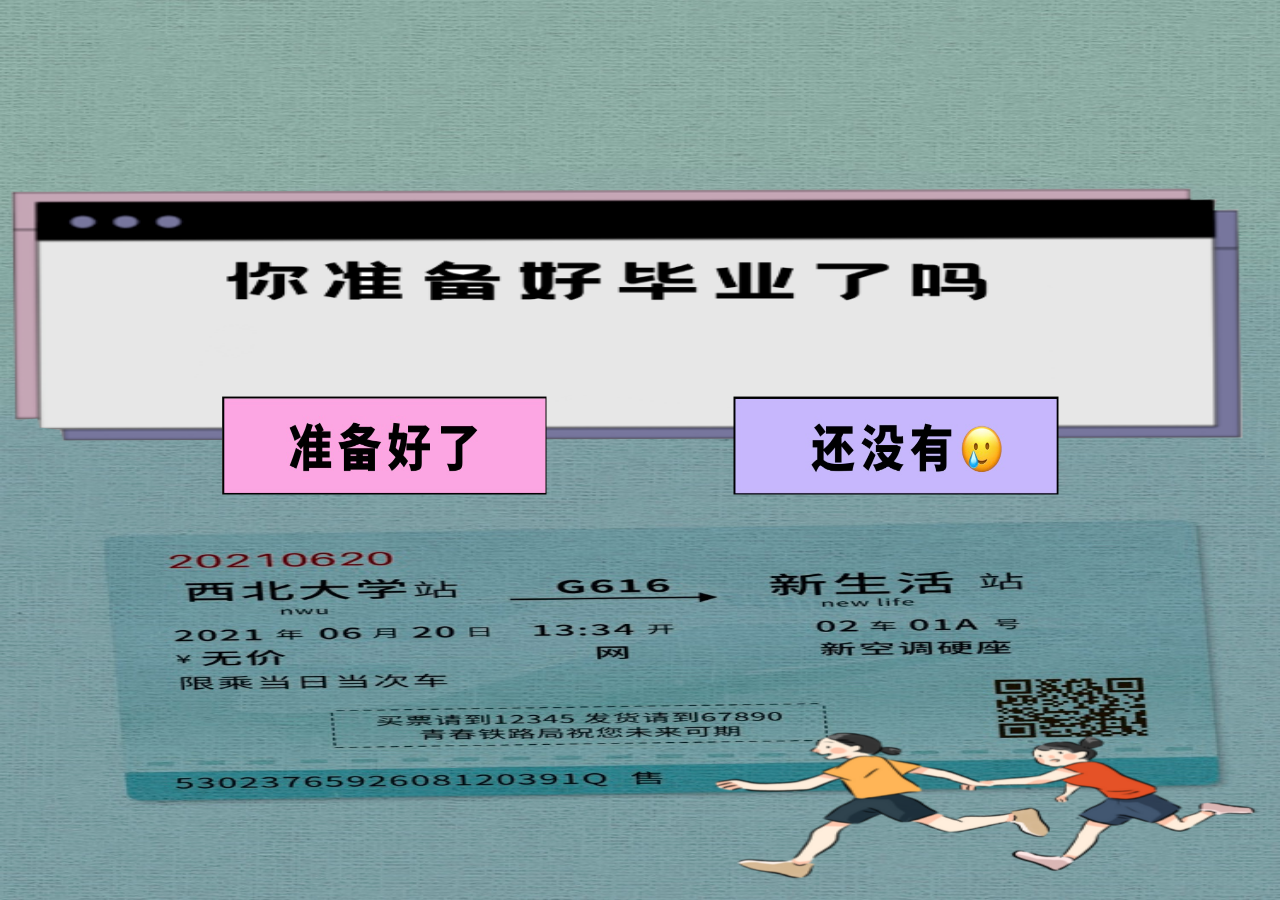
<file: src/main/resources/static/index.html>
<!DOCTYPE html>
<html lang="en">

<head>
  <meta charset="UTF-8">
  <title>长书寄华年 短歌会明朝</title>
  <!-- 标签图标 -->
  <link rel="icon" href="./图片素材/favicon.webp">
  <!-- 清除浏览器默认模式 -->
  <link rel="stylesheet" href="./css/reset.css">
  <!-- 完美适配 -->
  <link rel="stylesheet" href="./css/vw.css">
  <!-- 样式 -->
  <link rel="stylesheet" href="./css/style_index.css">
</head>

<body>
  <div class="outer">
    <img class="ready" src="./interaction/images/ready.png" alt="">
    <!-- 选择框 -->
    <div class="button_box">
      <!-- 是 -->
      <!-- window.location.replace() -->
      <div class="yes">
        <img src="./interaction/images/yes.png" alt="">
      </div>
      <!-- 否 -->
      <div class="no">
        <img src="./interaction/images/no.png" alt="">
      </div>
    </div>
  </div>
  <!-- 引入jQuery -->
  <script src="./js/jQuery.js"></script>
  <!-- 引入微信文件 -->
  <script type="text/javascript" src="https://res2.wx.qq.com/open/js/jweixin-1.6.0.js"></script>
  <!-- 引入axios -->
  <script src="./js/axios.js"></script>
  <!-- 引入分享 -->
  <script src="./js/share.js" type="module"></script>

  <script>
      $('.yes').on('click', function (event) {
        window.location.replace("./interaction/second_t.html");
      });
      $('.no').on('click', function (event) {
        window.location.replace('./interaction/second_f.html');
      });
      // history.pushState(null, null, document.URL); //禁止网页返回上一页
  </script>
</body>

</html>
</file>
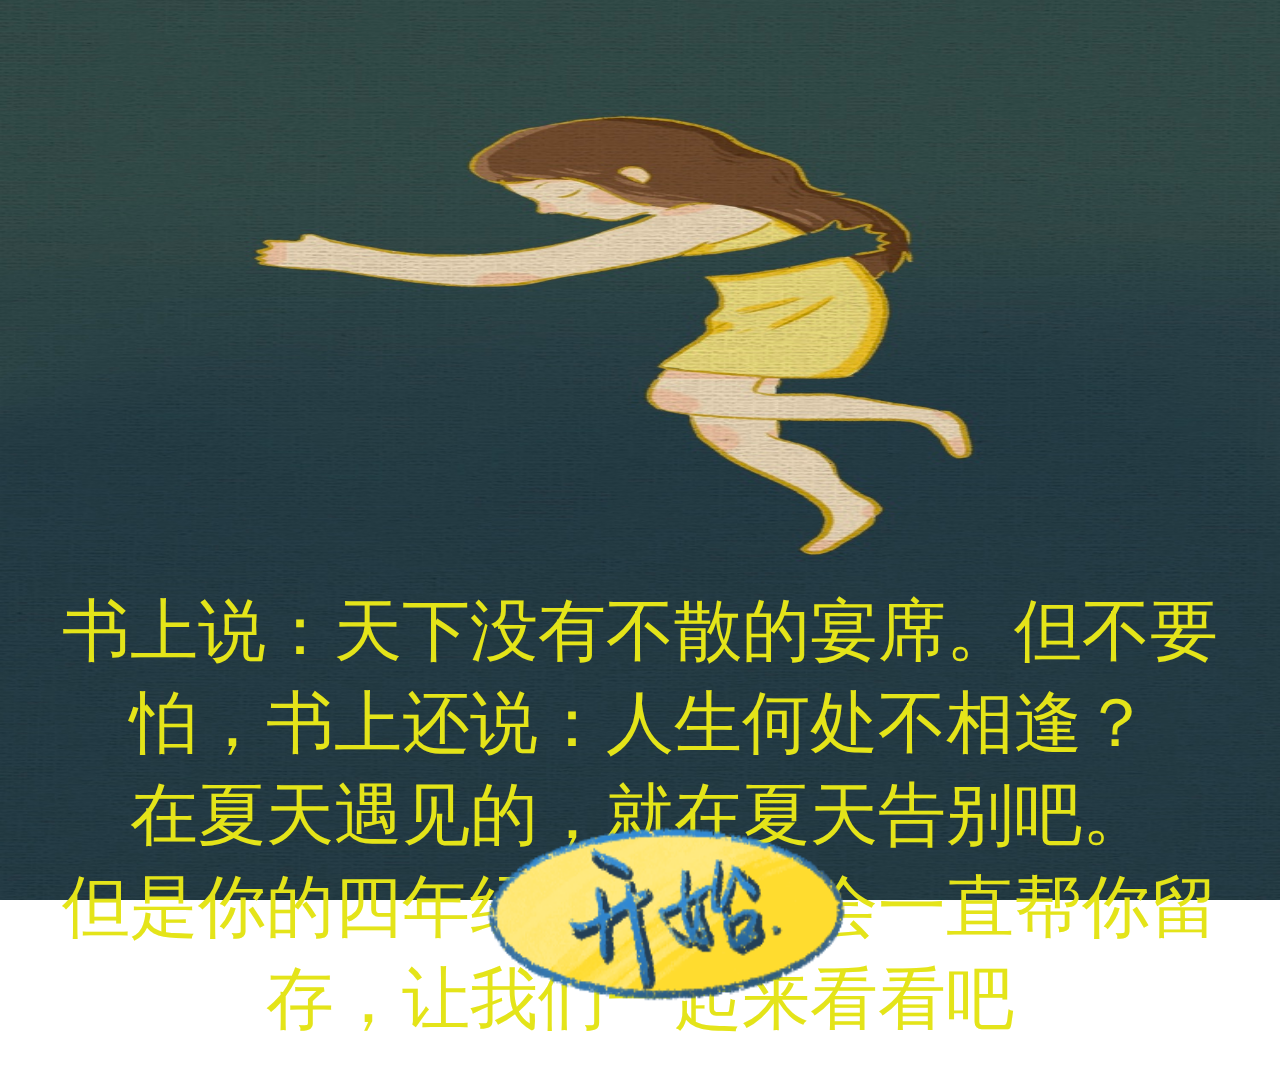
<file: src/main/resources/static/interaction/second_f.html>
<!DOCTYPE html>
<html lang="zh">

<head>
  <title>长书寄华年 短歌会明朝</title>
  <meta charset="UTF-8">
  <meta http-equiv="X-UA-Compatible" content="IE=edge,chrome=1">
  <meta name="viewport" content="width=device-width, initial-scale=1.0">
  <!-- 标签图标 -->
	<link rel="icon" href="./图片素材/favicon.webp">
  <!-- 完美适配 -->
  <link rel="stylesheet" href="./css/vw.css">
  <!-- 导入样式 -->
  <link rel="stylesheet" href="./css/style_second_f.css">
  <!-- 改变默认样式 -->
  <link rel="stylesheet" href="./css/reset.css">
</head>

<body>
  <div class="related">
    <span>书上说：天下没有不散的宴席。但不要怕，书上还说：人生何处不相逢？
    <br/>在夏天遇见的，就在夏天告别吧。
    <br/>但是你的四年经历，我们会一直帮你留存，让我们一起来看看吧</span>
    <!-- 跳转到主页 -->
    <div class="newpage" href="../home.html">
      <img id = "btn1" src="./images/开始.png" alt="">
    </div>
  </div>
  <!-- 引入jQuery -->
  <script src="../js/jQuery.js"></script>
  <!-- 改变链接方式 -->
  <script>
    $('.newpage').on('click', function (event) {
        window.location.replace('../home.html');
      });
    // history.pushState(null, null, document.URL); //禁止网页返回上一页
  </script>
  <!-- 引入axios -->
  <script src="../js/axios.js"></script>
  <!-- 引入微信 -->
  <script type="text/javascript" src="https://res2.wx.qq.com/open/js/jweixin-1.6.0.js"></script>
  <!-- 引入分享 -->
  <script src="../js/share.js" type="module"></script>
</body>

</html>
</file>
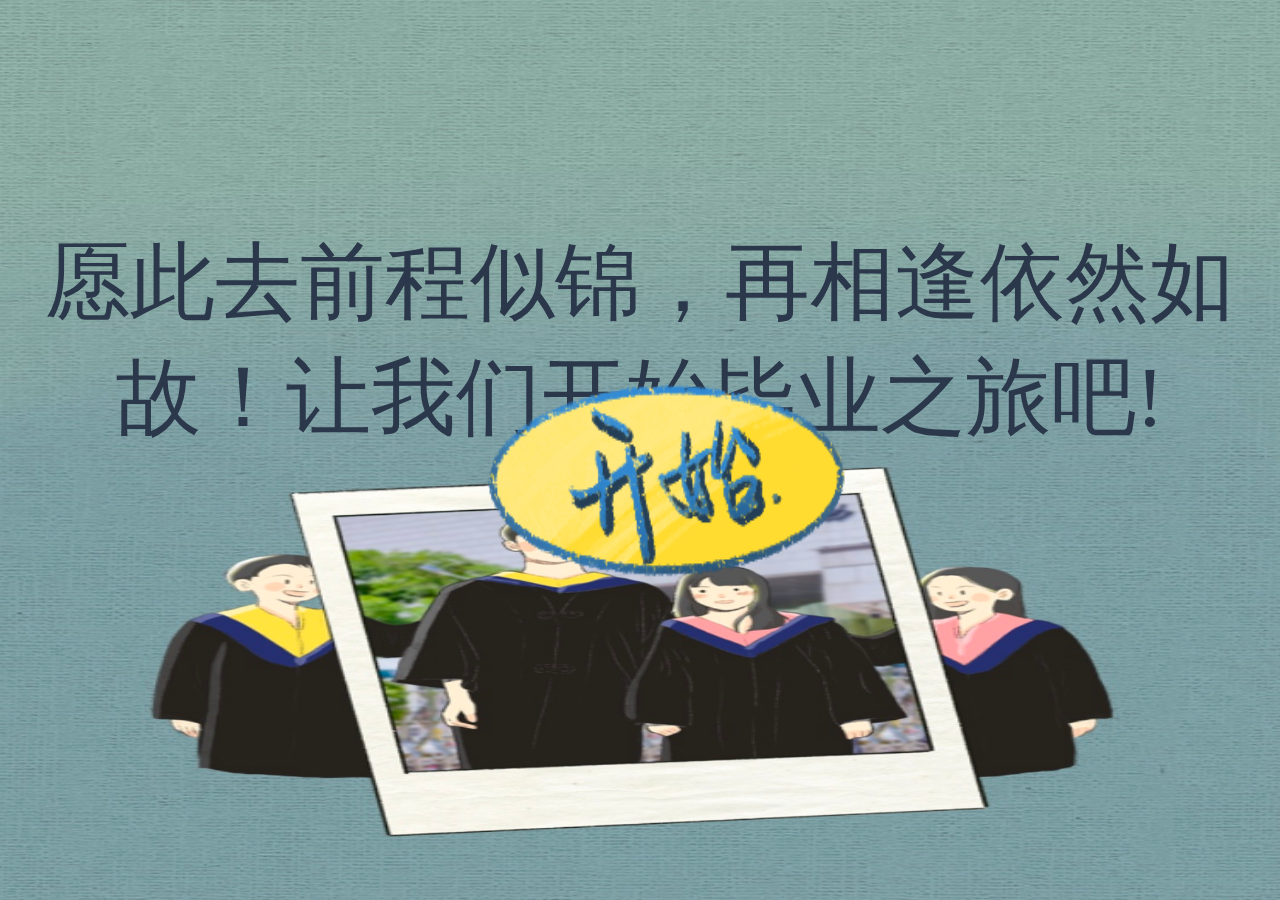
<file: src/main/resources/static/interaction/second_t.html>
<!DOCTYPE html>
<html lang="zh">

<head>
  <title>长书寄华年 短歌会明朝</title>
  <meta charset="UTF-8">
  <meta http-equiv="X-UA-Compatible" content="IE=edge,chrome=1">
  <meta name="viewport" content="width=device-width, initial-scale=1.0">
  <!-- 完美适配 -->
  <link rel="stylesheet" href="./css/vw.css">
  <!-- 导入样式 -->
  <link rel="stylesheet" href="./css/style_second_t.css">
  <!-- 改变默认样式 -->
  <link rel="stylesheet" href="./css/reset.css">
</head>

<body>
  <div class="satic-area">
    <!-- <div class="dynamic-area1"> -->
    <span>愿此去前程似锦，再相逢依然如故！让我们开始毕业之旅吧!</span>
    <!-- 跳转到主页 -->
    <div class="newpage" href="../home.html">
      <img id="btn1" src="./images/开始.png" alt="">
    </div>
    <!-- </div> -->
    <!-- <div class="dynamic-area2">12321</div> -->
  </div>


  <!-- 引入jQuery -->
  <script src="../js/jQuery.js"></script>
  <!-- 改变链接方式 -->
  <script>
      $('.newpage').on('click', function (event) {
        window.location.replace('../home.html');
      });
      // history.pushState(null, null, document.URL); //禁止网页返回上一页
  </script>
  <!-- 引入微信 -->
  <script type="text/javascript" src="https://res2.wx.qq.com/open/js/jweixin-1.6.0.js"></script>
  <!-- 引入axios -->
  <script src="../js/axios.js"></script>
  <!-- 引入分享 -->
  <script src="../js/share.js" type="module"></script>
</body>

</html>
</file>
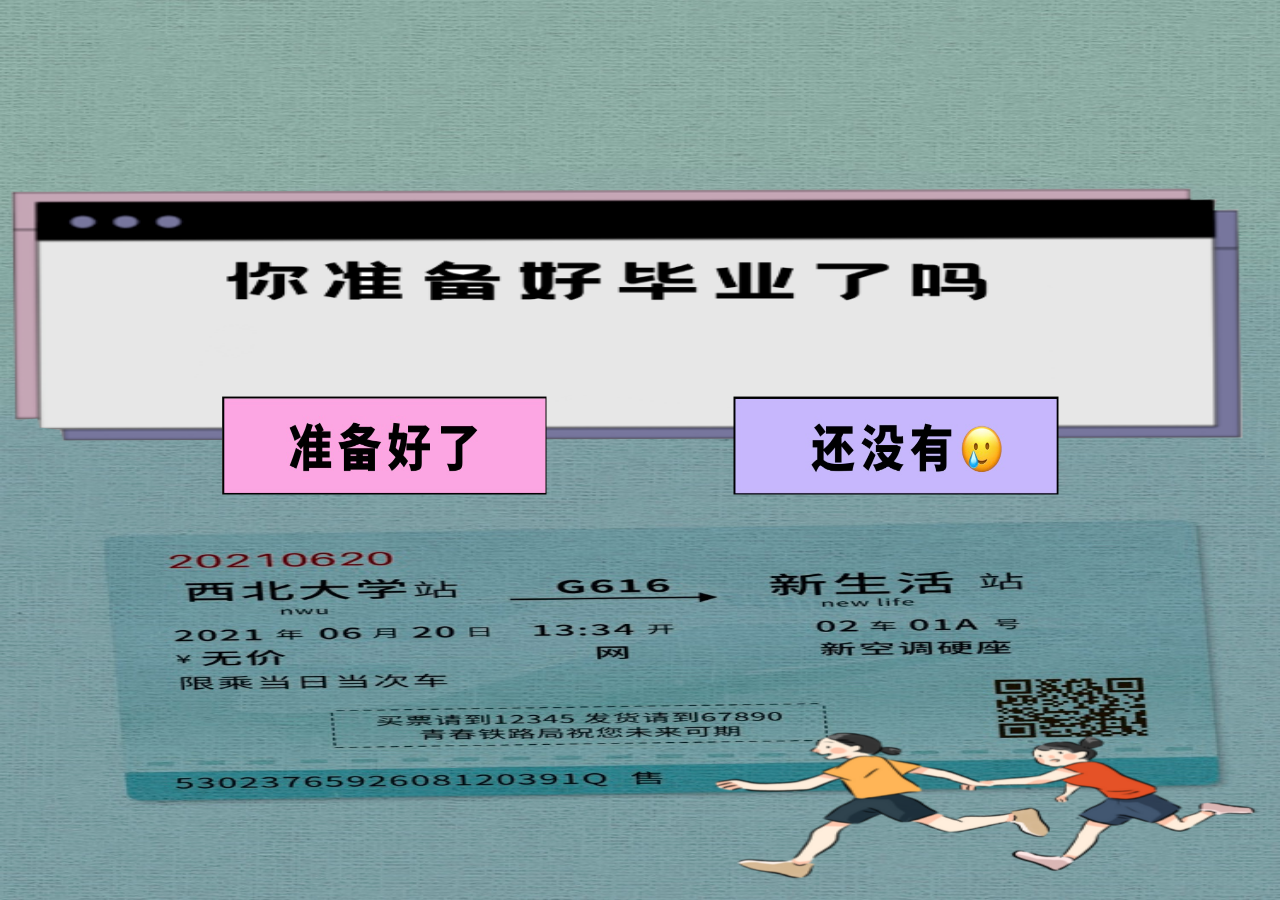
<file: src/main/resources/static/答题/first.html>
<!DOCTYPE html>
<html lang="en">

<head>
  <title>长书寄华年 短歌会明朝</title>
  <!-- 标签图标 -->
	<link rel="icon" href="./图片素材/favicon.webp">
  <!-- 清除浏览器默认模式 -->
  <link rel="stylesheet" href="./css/reset.css">
  <!-- 完美适配 -->
  <link rel="stylesheet" href="./css/vw.css">
  <!-- 样式 -->
  <link rel="stylesheet" href="./css/style_first.css">


</head>

<body>
  <div class="outer">
    <img class="ready" src="./images/准备好了吗.png" alt="">
    <!-- 选择框 -->
    <div class="button_box">
      <!-- 是 -->
      <a class="yes" href="http://219.245.19.123:5503/答题/second_t.html">
        <img src="./images/yes.png" alt="">
      </a>
      <!-- 否 -->
      <a class="no" href="http://219.245.19.123:5503/答题/second_f.html">
        <img src="./images/no.png" alt="">
      </a>
    </div>
  </div>
</body>

</html>
</file>
<file: src/main/resources/static/css/vw.css>
html{
    /* 0.133333vw = 1px */
    font-size: 13.3333vw;
}
</file>
<file: src/main/resources/static/css/style_index.css>
a{text-decoration:none}.outer{width:100vw;height:100vh;background-image:url("../interaction/images/首页.png");background-size:100vw 100vh}.outer .ready{position:absolute;top:20%;width:100vw;height:30vh}.outer .button_box{position:absolute;display:flex;justify-content:space-between;left:50%;margin-left:-2.5rem;top:40vh;width:5rem;height:1rem}.outer .button_box .yes{display:block;width:2rem;height:1rem}.outer .button_box .yes img{font-weight:bold;font-size:.2rem;display:block;width:2rem;height:1rem}.outer .button_box .no{display:block;width:2rem;height:1rem}.outer .button_box .no img{font-weight:bold;font-size:.2rem;display:block;width:2rem;height:1rem}/*# sourceMappingURL=./style_index.css.map */
</file>
<file: src/main/resources/static/interaction/css/vw.css>
html{
    /* 0.133333vw = 1px */
    font-size: 13.3333vw;
}
</file>
<file: src/main/resources/static/interaction/css/style_second_f.css>
.related{width:100vw;height:100vh;position:absolute;color:#e4e419;text-align:center;background-image:url(../images/没准备好.jpg);background-size:100vw 100vh}.related span{position:absolute;font-size:.4rem;top:65%;left:0}.newpage{width:5rem;height:1.8rem;position:absolute;top:85%;left:50%;margin-left:-2rem;overflow:hidden}.newpage #btn1{width:6rem;height:1.8rem}/*# sourceMappingURL=./style_second_f.css.map */
</file>
<file: src/main/resources/static/interaction/css/style_second_t.css>
.satic-area{width:100vw;height:100vh;background-image:url(../images/准备好了.jpg);background-size:100vw 100vh;text-align:center}.satic-area span{color:#2b374a;position:absolute;font-size:.5rem;top:25%;left:0}.newpage{width:5rem;height:2rem;position:absolute;top:35%;left:50%;margin-left:-2rem;overflow:hidden}.newpage #btn1{width:6rem;height:2rem}/*# sourceMappingURL=./style_second_t.css.map */
</file>
<file: src/main/resources/static/答题/css/vw.css>
html{
    /* 0.133333vw = 1px */
    font-size: 13.3333vw;
}
</file>
<file: src/main/resources/static/答题/css/style_first.css>
a{text-decoration:none}.outer{width:100vw;height:100vh;background-image:url("../images/首页.png");background-size:100vw 100vh}.outer .ready{position:absolute;top:20%;width:100vw;height:30vh}.outer .button_box{position:absolute;display:flex;justify-content:space-between;left:50%;margin-left:-2.5rem;top:40vh;width:5rem;height:1rem}.outer .button_box .yes{display:block;width:2rem;height:1rem}.outer .button_box .yes img{font-weight:bold;font-size:.2rem;display:block;width:2rem;height:1rem}.outer .button_box .no{display:block;width:2rem;height:1rem}.outer .button_box .no img{font-weight:bold;font-size:.2rem;display:block;width:2rem;height:1rem}/*# sourceMappingURL=./style_first.css.map */
</file>
